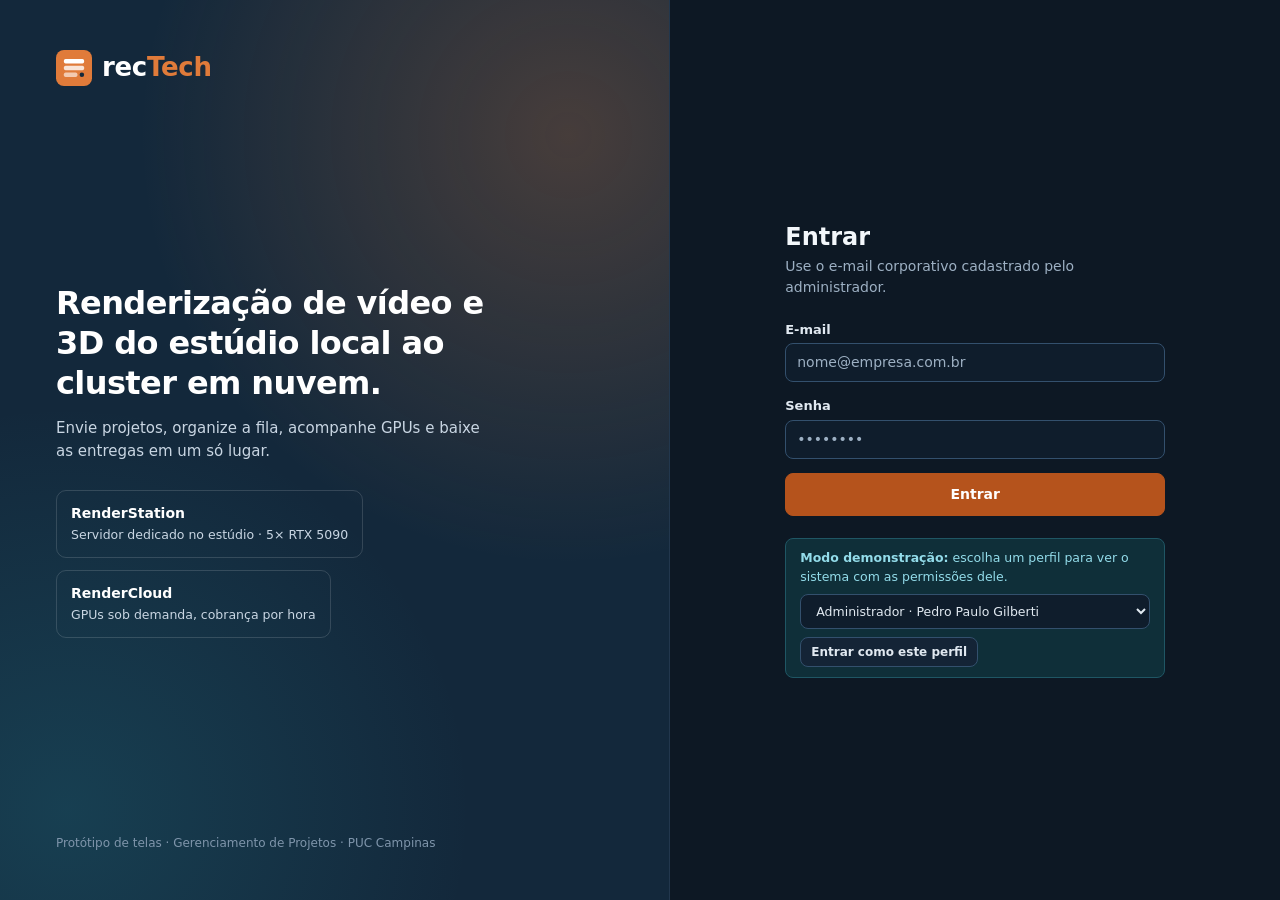
<file: index.html>
<!doctype html>
<html lang="pt-BR">
<head>
  <meta charset="utf-8">
  <meta name="viewport" content="width=device-width, initial-scale=1">
  <title>Entrar · recTech</title>
  <link rel="icon" href="assets/img/logo.svg">
  <link rel="stylesheet" href="assets/css/base.css">
  <style>
    /* PARTE 1 · Tela de login (história 01: acesso com credenciais válidas) */
    body { min-height: 100vh; display: grid; grid-template-columns: 1.1fr 1fr; }
    .lado-marca { background: var(--marinho); color: #c9d6e3; padding: 48px 56px; border-right: 1px solid var(--borda); display: flex; flex-direction: column; justify-content: space-between;
      background-image: radial-gradient(circle at 85% 15%, rgba(224,123,58,.25), transparent 45%), radial-gradient(circle at 10% 90%, rgba(43,168,184,.18), transparent 40%); }
    .lado-marca .marca { padding: 0; border: 0; font-size: 26px; }
    .lado-marca .marca img { width: 36px; height: 36px; }
    .lado-marca h2 { color: #fff; font-size: 32px; letter-spacing: -.6px; max-width: 460px; margin-bottom: 14px; }
    .lado-marca p { max-width: 440px; font-size: 15px; }
    .produtos { display: flex; gap: 12px; margin-top: 28px; flex-wrap: wrap; }
    .produtos div { border: 1px solid rgba(255,255,255,.14); border-radius: 10px; padding: 12px 14px; min-width: 190px; }
    .produtos strong { color: #fff; display: block; }
    .produtos span { font-size: 12.5px; }
    .lado-form { display: grid; place-items: center; padding: 32px 20px; }
    .form { width: min(380px, 100%); }
    .form h1 { font-size: 24px; margin-bottom: 4px; }
    .form > p { color: var(--texto-2); margin-bottom: 22px; }
    .form .btn-primario { width: 100%; justify-content: center; padding: 10px; font-size: 14px; }
    .demo { margin-top: 22px; font-size: 12.5px; }
    .rodape-login { font-size: 12px; color: #7f95ab; }
    @media (max-width: 860px) { body { grid-template-columns: 1fr; } .lado-marca { padding: 28px 20px; } .lado-marca h2 { font-size: 24px; } .produtos { display: none; } }
  </style>
</head>
<body data-tela="login">
  <section class="lado-marca">
    <div class="marca"><img src="assets/img/logo.svg" alt=""><span>rec<b>Tech</b></span></div>
    <div>
      <h2>Renderização de vídeo e 3D do estúdio local ao cluster em nuvem.</h2>
      <p>Envie projetos, organize a fila, acompanhe GPUs e baixe as entregas em um só lugar.</p>
      <div class="produtos">
        <div><strong>RenderStation</strong><span>Servidor dedicado no estúdio · 5× RTX 5090</span></div>
        <div><strong>RenderCloud</strong><span>GPUs sob demanda, cobrança por hora</span></div>
      </div>
    </div>
    <div class="rodape-login">Protótipo de telas · Gerenciamento de Projetos · PUC Campinas</div>
  </section>

  <section class="lado-form">
    <form class="form" id="form-login" novalidate>
      <h1>Entrar</h1>
      <p>Use o e-mail corporativo cadastrado pelo administrador.</p>
      <div class="campo">
        <label for="email">E-mail</label>
        <input type="email" id="email" autocomplete="username" placeholder="nome@empresa.com.br">
      </div>
      <div class="campo">
        <label for="senha">Senha</label>
        <input type="password" id="senha" autocomplete="current-password" placeholder="••••••••">
      </div>
      <div id="erro" class="aviso aviso-erro" hidden></div>
      <div class="campo" style="margin-top:14px"><button class="btn btn-primario" type="submit">Entrar</button></div>

      <div class="aviso aviso-info demo">
        <b>Modo demonstração:</b> escolha um perfil para ver o sistema com as permissões dele.
        <div class="campo" style="margin:8px 0 0">
          <select id="perfil-demo" aria-label="Perfil de demonstração"></select>
        </div>
        <button class="btn btn-peq" type="button" id="entrar-demo" style="margin-top:8px">Entrar como este perfil</button>
      </div>
    </form>
  </section>

  <script src="assets/js/dados.js"></script>
  <script src="assets/js/layout.js"></script>
  <script>
    const form = document.getElementById('form-login');
    const erro = document.getElementById('erro');
    const sel = document.getElementById('perfil-demo');
    sel.innerHTML = RT.db.usuarios.filter((u) => u.ativo).map((u) => `<option value="${u.id}">${u.perfil} · ${u.nome}</option>`).join('');

    function entrar(u) {
      RT.db.sessao = { id: u.id, nome: u.nome, email: u.email, perfil: u.perfil };
      RT.salvar();
      location.href = 'telas/dashboard.html';
    }

    form.addEventListener('submit', (e) => {
      e.preventDefault();
      const email = document.getElementById('email').value.trim().toLowerCase();
      const senha = document.getElementById('senha').value;
      const u = RT.db.usuarios.find((x) => x.email.toLowerCase() === email);
      erro.hidden = true;
      if (!email || !senha) { erro.textContent = 'Preencha e-mail e senha.'; erro.hidden = false; return; }
      if (!u) { erro.textContent = 'E-mail não cadastrado. Peça acesso ao administrador do estúdio.'; erro.hidden = false; return; }
      if (!u.ativo) { erro.textContent = 'Este usuário está desativado.'; erro.hidden = false; return; }
      // Protótipo: qualquer senha com 4+ caracteres é aceita
      if (senha.length < 4) { erro.textContent = 'Credenciais inválidas.'; erro.hidden = false; return; }
      entrar(u);
    });
    document.getElementById('entrar-demo').onclick = () => entrar(RT.db.usuarios.find((u) => u.id === sel.value));
  </script>
</body>
</html>
</file>
<file: assets/css/base.css>
/* recTech — estilo base (PARTE 1 · base compartilhada)
 * Paleta tirada dos documentos do grupo (Backlog e SWOT): azul-marinho + laranja + turquesa.
 * Tema ESCURO por padrão: quem opera render farm passa o dia em sala de edição com luz baixa.
 * O botão de sol/lua no topo troca para o claro (fica salvo no navegador).
 * Regra para as outras partes: use só as variáveis abaixo (nunca cor fixa), assim a tela
 * funciona nos dois temas. Estilo específico de uma tela vai num <style> na própria tela.
 */
:root {
  /* marca (iguais nos dois temas) */
  --marinho: #13283b;
  --marinho-2: #1c3650;
  --marinho-3: #274a6b;
  --laranja: #e07b3a;        /* barras, destaques, detalhes (não usar com texto branco por cima) */
  --laranja-acao: #b5531c;   /* fundo de botão/selo com texto branco: 5,0:1 */
  --laranja-escuro: #8f4013; /* hover do botão: 7,2:1 */
  --turquesa: #2ba8b8;
  --amarelo: #c99a1b;
  --perigo: #b83a3a;         /* fundo do botão de ação destrutiva (texto branco 5,7:1) */
  --raio: 10px;
  --fonte: 'Segoe UI', system-ui, -apple-system, Roboto, 'Helvetica Neue', Arial, sans-serif;
  --mono: 'Cascadia Code', Consolas, 'SFMono-Regular', Menlo, monospace;

  /* ---- tema escuro (padrão) ---- */
  color-scheme: dark;
  --fundo: #0d1824;
  --cartao: #142436;
  --superficie-2: #182b40;   /* cabeçalho de tabela, linha em hover */
  --hover: #1d3249;
  --trilho: #22384f;         /* fundo de barra e célula vazia da tira */
  --borda: #22374d;
  --borda-forte: #33506d;
  --campo: #0f1d2c;
  --texto: #e1e9f1;
  --texto-2: #9db0c3;
  --titulo: #f3f7fb;
  --lateral: #0a131d;
  --lateral-2: #13253a;
  --lateral-texto: #b9c8d7;
  --lateral-suave: #7d93a9;
  --azul: #82b8ec;           /* links e texto azul */
  --verde: #5bc996;          /* texto/ícone verde */
  --vermelho: #ff8f8f;       /* texto/ícone vermelho */
  --barra-verde: #2f9e6d;
  --barra-vermelho: #d65454;
  --laranja-texto: #ffaa72;
  --laranja-suave: #33221a;
  --selecao: #6a3a1f;
  --sombra: 0 1px 2px rgba(0, 0, 0, .3), 0 6px 18px rgba(0, 0, 0, .25);
  --b-verde: #12382a;   --b-verde-t: #74dcab;
  --b-vermelho: #3d1b21; --b-vermelho-t: #ffaaaa;
  --b-amarelo: #382d12; --b-amarelo-t: #f0cb64;
  --b-laranja: #3d2519; --b-laranja-t: #ffb27f;
  --b-azul: #142f4c;    --b-azul-t: #92c6f6;
  --b-cinza: #20344a;   --b-cinza-t: #b8c6d4;
  --a-info: #0f2f39;    --a-info-b: #1f5664;    --a-info-t: #93dcea;
  --a-erro: #381920;    --a-erro-b: #6b2c34;    --a-erro-t: #ffb5b5;
  --a-ok: #10301f;      --a-ok-b: #215b3c;      --a-ok-t: #93e2b9;
  --a-atencao: #33290f; --a-atencao-b: #6a5520; --a-atencao-t: #f3d487;
  --log: #08111a;
}

/* ---- tema claro ---- */
:root[data-tema="claro"] {
  color-scheme: light;
  --fundo: #f3f5f8;
  --cartao: #ffffff;
  --superficie-2: #f8fafc;
  --hover: #eef1f5;
  --trilho: #e3e8ee;
  --borda: #e1e6ec;
  --borda-forte: #cfd8e2;
  --campo: #ffffff;
  --texto: #1b2b3a;
  --texto-2: #5b6b7c;
  --titulo: #13283b;
  --lateral: #13283b;
  --lateral-2: #1c3650;
  --lateral-texto: #c9d6e3;
  --lateral-suave: #7f95ab;
  --azul: #265f99;
  --verde: #176b47;
  --vermelho: #b83a3a;
  --barra-verde: #1f8a5b;
  --barra-vermelho: #d65454;
  --laranja-texto: #9c4a17;
  --laranja-suave: #fff3ea;
  --selecao: #f6d2b8;
  --sombra: 0 1px 2px rgba(19, 40, 59, .06), 0 4px 16px rgba(19, 40, 59, .05);
  --b-verde: #e3f4ec;   --b-verde-t: #176b47;
  --b-vermelho: #fbe6e6; --b-vermelho-t: #a83434;
  --b-amarelo: #faf1d9; --b-amarelo-t: #765606;
  --b-laranja: #fcebdf; --b-laranja-t: #9c4a17;
  --b-azul: #e2edf8;    --b-azul-t: #265f99;
  --b-cinza: #edf0f3;   --b-cinza-t: #5b6b7c;
  --a-info: #eaf6f8;    --a-info-b: #bfe4ea;    --a-info-t: #1d6773;
  --a-erro: #fdeeee;    --a-erro-b: #f2c4c4;    --a-erro-t: #9c3434;
  --a-ok: #e8f6ef;      --a-ok-b: #bfe3cf;      --a-ok-t: #1a6f49;
  --a-atencao: #fdf5e2; --a-atencao-b: #f0dca6; --a-atencao-t: #7d5d0a;
  --log: #0f1f2e;
}

* { box-sizing: border-box; }
html, body { margin: 0; }
body { font-family: var(--fonte); font-size: 14px; line-height: 1.5; color: var(--texto); background: var(--fundo); }
a { color: var(--azul); text-decoration: none; }
a:hover { text-decoration: underline; }
h1, h2, h3, h4 { margin: 0; line-height: 1.25; color: var(--titulo); }
h2 { font-size: 18px; }
h3 { font-size: 15px; }
p { margin: 0 0 8px; }
small, .suave { color: var(--texto-2); }
code, .mono { font-family: var(--mono); font-size: 12.5px; }
.ic { width: 18px; height: 18px; flex: none; }

/* Superfícies do navegador na paleta (seleção, cursor, controles nativos, rolagem) */
::selection { background: var(--selecao); color: var(--titulo); }
html { accent-color: var(--laranja-acao); caret-color: var(--laranja); scrollbar-color: var(--borda-forte) transparent; }
.lateral { scrollbar-color: var(--lateral-2) transparent; }
td, .kpi strong, .num, .fatos dd { font-variant-numeric: tabular-nums; }

/* Pular direto para o conteúdo (teclado e leitor de tela) */
.pular { position: absolute; left: 12px; top: -48px; z-index: 100; background: var(--laranja-acao); color: #fff; padding: 8px 14px; border-radius: 8px; font-weight: 600; }
.pular:focus { top: 12px; }

@media (prefers-reduced-motion: reduce) {
  *, *::before, *::after { animation-duration: 0s !important; animation-iteration-count: 1 !important; transition-duration: 0s !important; scroll-behavior: auto !important; }
}

/* ---------- casca: menu lateral + área ---------- */
.casca { display: grid; grid-template-columns: 236px 1fr; min-height: 100vh; }
.lateral { background: var(--lateral); color: var(--lateral-texto); display: flex; flex-direction: column; position: sticky; top: 0; height: 100vh; overflow-y: auto; border-right: 1px solid var(--borda); }
.marca { display: flex; align-items: center; gap: 10px; padding: 20px 20px 18px; color: #fff; font-size: 20px; font-weight: 600; letter-spacing: -.3px; border-bottom: 1px solid rgba(255,255,255,.08); }
.marca:hover { text-decoration: none; }
.marca img { width: 28px; height: 28px; }
.marca b { color: var(--laranja); font-weight: 700; }
.lateral nav { padding: 10px 10px; flex: 1; }
.menu-grupo { margin: 10px 0 6px; }
.menu-grupo > span { display: block; font-size: 11px; text-transform: uppercase; letter-spacing: .08em; color: var(--lateral-suave); padding: 4px 12px; }
.menu-grupo a { display: flex; align-items: center; gap: 10px; padding: 8px 12px; border-radius: 8px; color: var(--lateral-texto); }
.menu-grupo a em { font-style: normal; flex: 1; }
.menu-grupo a:hover { background: var(--lateral-2); text-decoration: none; color: #fff; }
.menu-grupo a.ativo { background: var(--lateral-2); color: #fff; font-weight: 600; }
.menu-grupo a.ativo .ic { color: var(--laranja); }
.pill { background: var(--laranja-acao); color: #fff; font-size: 11px; border-radius: 10px; padding: 0 7px; font-weight: 600; }
.lateral-pe { padding: 12px 20px 18px; border-top: 1px solid rgba(255,255,255,.08); }
.link-discreto { background: none; border: 0; color: var(--lateral-suave); font: inherit; font-size: 12px; cursor: pointer; padding: 0; }
.link-discreto:hover { color: #fff; text-decoration: underline; }

.area { min-width: 0; display: flex; flex-direction: column; }
.topo { display: flex; align-items: center; gap: 12px; padding: 14px 28px; background: var(--cartao); border-bottom: 1px solid var(--borda); position: sticky; top: 0; z-index: 5; }
.topo h1 { font-size: 19px; flex: 1; }
.topo-dir { display: flex; align-items: center; gap: 10px; }
.sino { position: relative; color: var(--texto-2); display: inline-flex; width: 32px; height: 32px; align-items: center; justify-content: center; border-radius: 8px; }
.sino:hover { background: var(--hover); }
.sino b { position: absolute; top: -2px; right: -4px; background: var(--laranja-acao); color: #fff; font-size: 10px; border-radius: 9px; padding: 0 5px; }
.eu { display: flex; align-items: center; gap: 10px; margin-left: 4px; }
.eu strong { display: block; font-size: 13px; }
.eu small { display: block; font-size: 12px; line-height: 1.2; }
.avatar { width: 34px; height: 34px; border-radius: 50%; background: var(--laranja-acao); color: #fff; display: grid; place-items: center; font-weight: 600; font-size: 13px; }
main#conteudo { padding: 24px 28px 48px; display: flex; flex-direction: column; gap: 20px; }
main#conteudo:focus { outline: none; }
.so-mobile { display: none; }

/* ---------- blocos ---------- */
.cartao { background: var(--cartao); border: 1px solid var(--borda); border-radius: var(--raio); box-shadow: var(--sombra); padding: 18px 20px; }
.cartao > header { display: flex; align-items: center; justify-content: space-between; gap: 12px; margin-bottom: 14px; flex-wrap: wrap; }
.cartao.sem-padding { padding: 0; }
.cartao.sem-padding > header { padding: 16px 20px 0; }
.grade { display: grid; gap: 16px; }
.g2 { grid-template-columns: repeat(2, minmax(0, 1fr)); }
.g3 { grid-template-columns: repeat(3, minmax(0, 1fr)); }
.g4 { grid-template-columns: repeat(4, minmax(0, 1fr)); }
.g-2-1 { grid-template-columns: minmax(0, 2fr) minmax(0, 1fr); }
.linha { display: flex; align-items: center; gap: 10px; flex-wrap: wrap; }
.entre { justify-content: space-between; }
.cabecalho-tela { display: flex; align-items: flex-end; justify-content: space-between; gap: 16px; flex-wrap: wrap; }
.cabecalho-tela p { color: var(--texto-2); margin: 4px 0 0; max-width: 720px; }

/* Indicadores grandes: só no Painel. Nas outras telas use .fatos. */
.kpi { background: var(--cartao); border: 1px solid var(--borda); border-radius: var(--raio); padding: 16px 18px; box-shadow: var(--sombra); }
.kpi span { color: var(--texto-2); font-size: 12.5px; }
.kpi strong { display: block; font-size: 26px; color: var(--titulo); font-weight: 650; letter-spacing: -.5px; margin-top: 2px; }
.kpi small { font-size: 12px; }

/* Linha de fatos: números de apoio de uma tela, sem cartão */
.fatos { display: flex; flex-wrap: wrap; margin: -6px 0 0; padding: 0; }
.fatos > div { padding: 2px 22px 2px 0; margin-right: 22px; border-right: 1px solid var(--borda); }
.fatos > div:last-child { border-right: 0; }
.fatos dt { font-size: 12px; color: var(--texto-2); }
.fatos dd { margin: 0; font-size: 18px; font-weight: 650; color: var(--titulo); }
.fatos small { display: block; font-size: 12px; }
.fatos .ruim dd { color: var(--vermelho); }
.conta { display: inline-block; min-width: 20px; padding: 0 6px; margin-left: 4px; border-radius: 10px; background: var(--b-cinza); color: var(--b-cinza-t); font-size: 11.5px; text-align: center; font-variant-numeric: tabular-nums; }
.abas button.ativa .conta { background: var(--b-laranja); color: var(--b-laranja-t); }

/* ---------- tabela ---------- */
.tabela-wrap { overflow-x: auto; }
table { width: 100%; border-collapse: collapse; }
th, td { text-align: left; padding: 10px 14px; border-bottom: 1px solid var(--borda); vertical-align: middle; }
th { font-size: 12px; text-transform: uppercase; letter-spacing: .04em; color: var(--texto-2); font-weight: 600; background: var(--superficie-2); white-space: nowrap; }
tbody tr:hover { background: var(--superficie-2); }
tbody tr:last-child td { border-bottom: 0; }
td.num, th.num { text-align: right; }
.acoes { display: flex; gap: 6px; justify-content: flex-end; flex-wrap: nowrap; }

/* ---------- badges e barras ---------- */
.badge { display: inline-block; font-size: 12px; font-weight: 600; padding: 2px 9px; border-radius: 20px; white-space: nowrap; }
.badge-verde { background: var(--b-verde); color: var(--b-verde-t); }
.badge-vermelho { background: var(--b-vermelho); color: var(--b-vermelho-t); }
.badge-amarelo { background: var(--b-amarelo); color: var(--b-amarelo-t); }
.badge-laranja { background: var(--b-laranja); color: var(--b-laranja-t); }
.badge-azul { background: var(--b-azul); color: var(--b-azul-t); }
.badge-cinza { background: var(--b-cinza); color: var(--b-cinza-t); }
.barra { height: 8px; background: var(--trilho); border-radius: 6px; overflow: hidden; min-width: 80px; }
.barra span { display: block; height: 100%; background: var(--turquesa); border-radius: 6px; transition: width .4s ease; }
.barra .barra-laranja { background: var(--laranja); }
.barra .barra-vermelho { background: var(--barra-vermelho); }
.barra .barra-verde { background: var(--barra-verde); }

/* ---------- TIRA DE FRAMES: a assinatura visual do produto ----------
 * Progresso de renderização mostrado como uma película: cada célula é um trecho de frames.
 * Pronta = turquesa, renderizando agora = laranja pulsando, erro = vermelho,
 * pausada = âmbar, concluída = verde. Gerada por RT.ui.tira() (layout.js). */
.tira { display: grid; grid-auto-flow: column; grid-auto-columns: minmax(0, 1fr); gap: 2px; height: 14px; min-width: 120px; padding: 2px; border-radius: 4px; background: var(--fundo); border: 1px solid var(--borda); }
.tira i { border-radius: 1.5px; background: var(--trilho); }
.tira i.ok { background: var(--turquesa); }
.tira i.agora { background: var(--laranja); animation: tira-pulsa 1.1s ease-in-out infinite; }
.tira i.erro { background: var(--barra-vermelho); }
.tira-pausado i.ok { background: var(--amarelo); }
.tira-concluido i.ok { background: var(--barra-verde); }
.tira-grande { height: 26px; gap: 3px; padding: 3px; }
@keyframes tira-pulsa { 50% { opacity: .35; } }

/* ---------- botões e formulários ---------- */
.btn { display: inline-flex; align-items: center; gap: 6px; font: inherit; font-weight: 600; font-size: 13px; border: 1px solid var(--borda-forte); background: var(--cartao); color: var(--texto); padding: 7px 14px; border-radius: 8px; cursor: pointer; white-space: nowrap; }
.btn:hover { background: var(--hover); text-decoration: none; }
.btn:disabled { opacity: .45; cursor: not-allowed; }
.btn-primario { background: var(--laranja-acao); border-color: var(--laranja-acao); color: #fff; }
.btn-primario:hover { background: var(--laranja-escuro); border-color: var(--laranja-escuro); }
.btn-escuro { background: var(--marinho-3); border-color: var(--marinho-3); color: #fff; }
.btn-escuro:hover { background: var(--marinho-2); }
.btn-perigo { background: var(--perigo); border-color: var(--perigo); color: #fff; }
.btn-perigo:hover { background: #9e3030; }
.btn-peq { padding: 5px 10px; font-size: 12px; min-height: 30px; }
.btn-icone { background: none; border: 0; color: var(--texto-2); cursor: pointer; padding: 7px; border-radius: 8px; display: inline-flex; min-width: 32px; min-height: 32px; align-items: center; justify-content: center; }
.btn-icone:hover { background: var(--hover); color: var(--texto); }
.btn-x { background: none; border: 0; cursor: pointer; color: var(--texto-2); width: 32px; height: 32px; border-radius: 8px; display: inline-grid; place-items: center; }
.btn-x:hover { background: var(--hover); color: var(--texto); }

label { display: block; font-weight: 600; font-size: 13px; margin-bottom: 4px; }
.campo { margin-bottom: 14px; }
.campo small { display: block; margin-top: 4px; font-weight: 400; }
input[type=text], input[type=email], input[type=password], input[type=number], input[type=date], input[type=search], select, textarea {
  width: 100%; font: inherit; color: var(--texto); background: var(--campo); border: 1px solid var(--borda-forte); border-radius: 8px; padding: 8px 11px; }
input::placeholder { color: var(--texto-2); opacity: 1; }
input:focus, select:focus, textarea:focus, .btn:focus-visible, a:focus-visible, button:focus-visible { outline: 2px solid var(--turquesa); outline-offset: 1px; }
.erro-campo { color: var(--vermelho); font-size: 12px; margin-top: 4px; }
.filtros { display: flex; gap: 10px; flex-wrap: wrap; align-items: center; }
.filtros select, .filtros input { width: auto; min-width: 150px; }
.filtros input[type=checkbox] { min-width: 0; }
.opcoes { display: grid; gap: 10px; }
.opcao { border: 1.5px solid var(--borda-forte); border-radius: 10px; padding: 14px; cursor: pointer; display: flex; gap: 12px; align-items: flex-start; background: var(--cartao); }
.opcao:hover { border-color: var(--texto-2); }
.opcao input { margin-top: 3px; }
.opcao.marcada { border-color: var(--laranja); background: var(--laranja-suave); }
.opcao strong { display: block; }
.opcao span { color: var(--texto-2); font-size: 13px; }

/* ---------- avisos ---------- */
.aviso { border-radius: 8px; padding: 10px 14px; font-size: 13px; border: 1px solid; }
.aviso-info { background: var(--a-info); border-color: var(--a-info-b); color: var(--a-info-t); }
.aviso-erro { background: var(--a-erro); border-color: var(--a-erro-b); color: var(--a-erro-t); }
.aviso-ok { background: var(--a-ok); border-color: var(--a-ok-b); color: var(--a-ok-t); }
.aviso-atencao { background: var(--a-atencao); border-color: var(--a-atencao-b); color: var(--a-atencao-t); }
.aviso code { color: inherit; }
.vazio { text-align: center; padding: 48px 20px; color: var(--texto-2); }
.vazio h2 { margin-bottom: 8px; }
.vazio .btn { margin-top: 10px; }

/* ---------- modal e toast ---------- */
.modal-fundo { position: fixed; inset: 0; background: rgba(4, 10, 16, .6); display: grid; place-items: center; z-index: 50; padding: 16px; }
.modal { background: var(--cartao); border: 1px solid var(--borda); border-radius: 12px; width: min(520px, 100%); max-height: 90vh; display: flex; flex-direction: column; box-shadow: 0 20px 60px rgba(0,0,0,.35); }
.modal header { display: flex; justify-content: space-between; align-items: center; padding: 16px 20px; border-bottom: 1px solid var(--borda); }
.modal-corpo { padding: 18px 20px; overflow-y: auto; }
.modal footer { display: flex; justify-content: flex-end; gap: 8px; padding: 12px 20px; border-top: 1px solid var(--borda); }
.toasts { position: fixed; right: 20px; bottom: 20px; display: flex; flex-direction: column; gap: 8px; z-index: 60; }
.toast { background: #1f3550; color: #fff; padding: 10px 16px 10px 14px; border-radius: 8px; box-shadow: 0 6px 20px rgba(0,0,0,.3); font-size: 13px; display: flex; gap: 10px; align-items: center; transition: opacity .3s, transform .3s; }
.toast::before { content: ''; width: 8px; height: 8px; border-radius: 50%; background: #5fd3a0; flex: none; }
.toast-erro::before { background: #ff8c8c; }
.toast-aviso::before { background: var(--laranja); }
.toast.sai { opacity: 0; transform: translateY(6px); }

/* ---------- abas ---------- */
.abas { display: flex; gap: 4px; border-bottom: 1px solid var(--borda); margin-bottom: 16px; overflow-x: auto; }
.abas button { background: none; border: 0; font: inherit; font-weight: 600; color: var(--texto-2); padding: 8px 14px; cursor: pointer; border-bottom: 2px solid transparent; white-space: nowrap; }
.abas button.ativa { color: var(--titulo); border-bottom-color: var(--laranja); }

/* ---------- responsivo ---------- */
@media (max-width: 1100px) {
  .g4 { grid-template-columns: repeat(2, minmax(0, 1fr)); }
  .g3, .g-2-1 { grid-template-columns: 1fr; }
}
@media (max-width: 760px) {
  .casca { grid-template-columns: 1fr; }
  .lateral { position: fixed; z-index: 40; width: 250px; transform: translateX(-100%); transition: transform .2s; }
  .lateral.aberto { transform: none; box-shadow: 0 0 40px rgba(0,0,0,.4); }
  .so-mobile { display: inline-flex; }
  .topo { padding: 12px 16px; }
  .eu div { display: none; }
  main#conteudo { padding: 16px; }
  .g2 { grid-template-columns: 1fr; }
  .fatos > div { margin-right: 14px; padding-right: 14px; }
}
</file>
